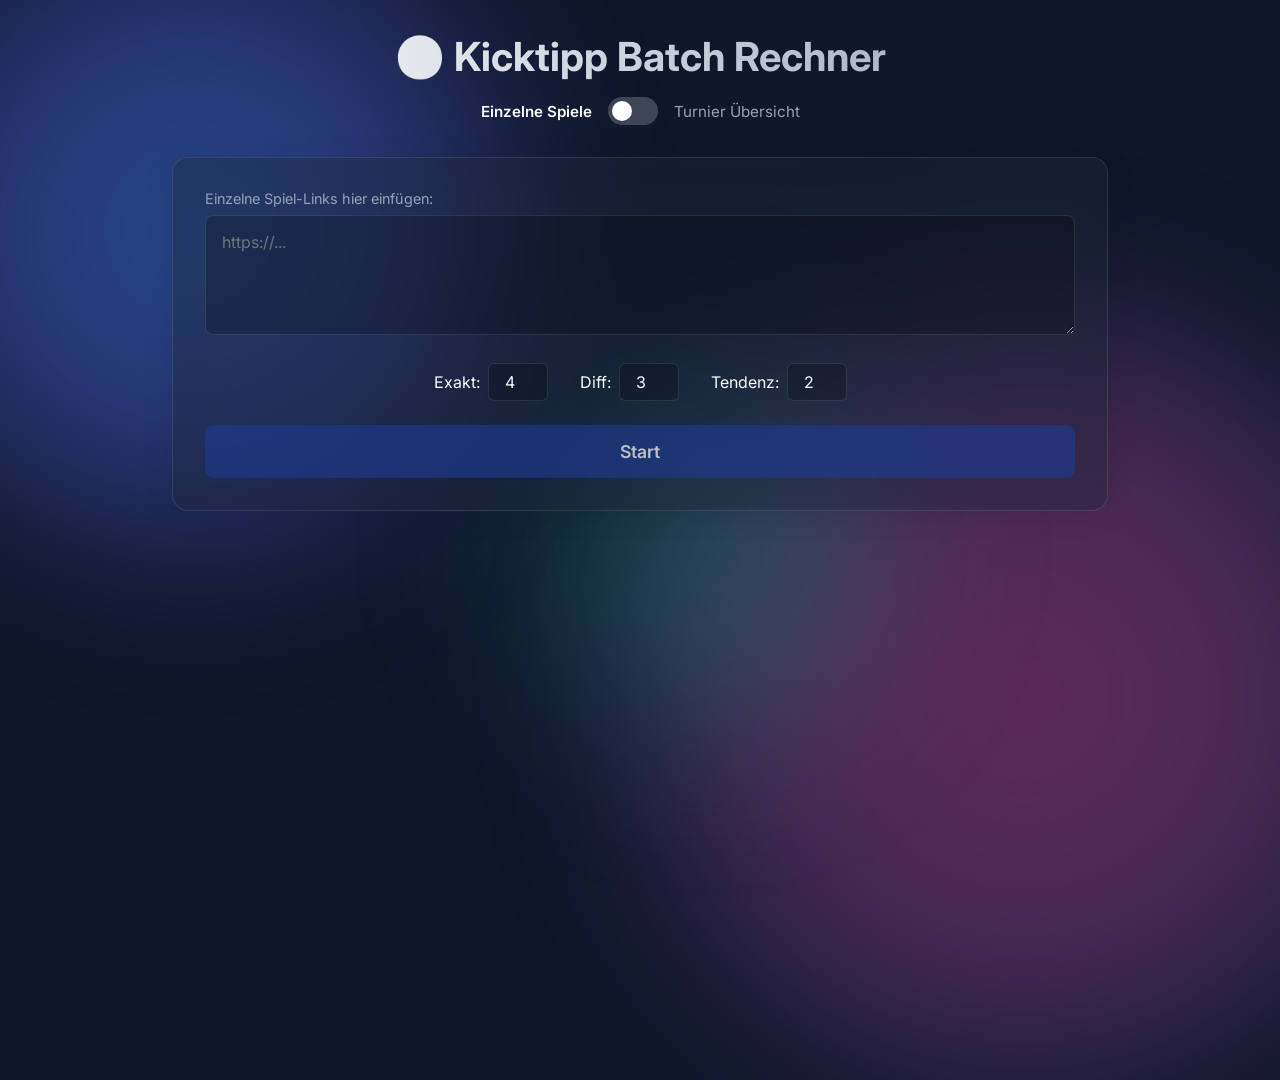
<file: web/index.html>
<!DOCTYPE html>
<html lang="de">
<head>
    <meta charset="UTF-8">
    <meta name="viewport" content="width=device-width, initial-scale=1.0">
    <title>Kicktipp Rechner</title>
    <link rel="stylesheet" href="style.css">
    <link href="https://fonts.googleapis.com/css2?family=Inter:wght@400;500;600;700&display=swap" rel="stylesheet">
</head>
<body>
    <!-- Animated Background Blobs -->
    <div class="blob blob-1"></div>
    <div class="blob blob-2"></div>
    <div class="blob blob-3"></div>

    <div class="container glass">
        <header>
            <h1>⚽ Kicktipp Batch Rechner</h1>
            <div class="mode-switch">
                <span class="mode-label active" id="label-einzel">Einzelne Spiele</span>
                <label class="switch">
                    <input type="checkbox" id="mode-toggle">
                    <span class="slider round"></span>
                </label>
                <span class="mode-label" id="label-uebersicht">Turnier Übersicht</span>
            </div>
        </header>

        <main>
            <div class="input-section glass-panel">
                <label for="url-input" id="url-label">Einzelne Spiel-Links hier einfügen:</label>
                <textarea id="url-input" placeholder="https://..."></textarea>
                
                <div class="settings-row">
                    <div class="setting-item">
                        <label>Exakt:</label>
                        <input type="number" id="pts-ex" value="4">
                    </div>
                    <div class="setting-item">
                        <label>Diff:</label>
                        <input type="number" id="pts-diff" value="3">
                    </div>
                    <div class="setting-item">
                        <label>Tendenz:</label>
                        <input type="number" id="pts-tend" value="2">
                    </div>
                </div>

                <button id="start-btn" disabled>Start</button>
            </div>

            <div class="progress-section" id="progress-container" style="display: none;">
                <div class="progress-bar">
                    <div class="progress-fill" id="progress-fill"></div>
                </div>
                <p id="status-text">Warte auf Eingabe...</p>
            </div>

            <div class="results-grid" id="results-container">
                <!-- Cards will be injected here -->
            </div>
        </main>
    </div>

    <!-- Modals -->
    <div id="selection-modal" class="modal glass-panel" style="display: none;">
        <div class="modal-content">
            <h2>Spiele auswählen</h2>
            <div class="select-all-container">
                <input type="checkbox" id="select-all"> <label for="select-all">Alle auswählen</label>
            </div>
            <div id="match-list" class="match-list custom-scrollbar"></div>
            <div class="modal-actions">
                <button id="cancel-selection-btn" class="btn-secondary">Abbrechen</button>
                <button id="confirm-selection-btn">Auswahl berechnen</button>
            </div>
        </div>
    </div>

    <div id="odds-modal" class="modal glass-panel" style="display: none;">
        <div class="modal-content">
            <h2 id="odds-match-title">Quoten</h2>
            <div id="odds-list" class="odds-list custom-scrollbar"></div>
            <button id="close-odds-btn" class="btn-secondary" style="margin-top: 20px; width: 100%;">Schließen</button>
        </div>
    </div>

    <script src="main.js"></script>
</body>
</html>
</file>
<file: web/style.css>
:root {
    --bg-color: #0f172a;
    --text-primary: #f8fafc;
    --text-secondary: #94a3b8;
    --glass-bg: rgba(30, 41, 59, 0.4);
    --glass-border: rgba(255, 255, 255, 0.1);
    --primary-color: #3b82f6;
    --primary-hover: #2563eb;
    --primary-disabled: #1e3a8a;
    --gold: #fbbf24;
    --silver: #cbd5e1;
    --bronze: #b45309;
    --winner-bg: rgba(59, 130, 246, 0.15);
    --danger: #ef4444;
}

* {
    box-sizing: border-box;
    margin: 0;
    padding: 0;
    font-family: 'Inter', sans-serif;
}

body {
    background-color: var(--bg-color);
    color: var(--text-primary);
    min-height: 100vh;
    overflow-x: hidden;
    position: relative;
}

/* Animated Blobs */
.blob {
    position: absolute;
    filter: blur(80px);
    z-index: -1;
    border-radius: 50%;
    animation: float 20s infinite ease-in-out alternate;
}

.blob-1 {
    top: -10%;
    left: -10%;
    width: 50vw;
    height: 50vw;
    background: radial-gradient(circle, rgba(59,130,246,0.5) 0%, rgba(147,51,234,0.2) 100%);
    animation-delay: 0s;
}

.blob-2 {
    bottom: -20%;
    right: -10%;
    width: 60vw;
    height: 60vw;
    background: radial-gradient(circle, rgba(236,72,153,0.4) 0%, rgba(99,102,241,0.2) 100%);
    animation-delay: -5s;
}

.blob-3 {
    top: 40%;
    left: 40%;
    width: 30vw;
    height: 30vw;
    background: radial-gradient(circle, rgba(16,185,129,0.3) 0%, rgba(59,130,246,0.1) 100%);
    animation-delay: -10s;
}

@keyframes float {
    0% { transform: translate(0, 0) scale(1); }
    50% { transform: translate(5%, 10%) scale(1.1); }
    100% { transform: translate(-5%, 5%) scale(0.9); }
}

.container {
    max-width: 1000px;
    margin: 0 auto;
    padding: 2rem;
    position: relative;
    z-index: 1;
}

header {
    text-align: center;
    margin-bottom: 2rem;
}

h1 {
    font-size: 2.5rem;
    font-weight: 700;
    margin-bottom: 1rem;
    background: linear-gradient(to right, #fff, #94a3b8);
    -webkit-background-clip: text;
    -webkit-text-fill-color: transparent;
}

.glass-panel {
    background: var(--glass-bg);
    backdrop-filter: blur(16px);
    -webkit-backdrop-filter: blur(16px);
    border: 1px solid var(--glass-border);
    border-radius: 16px;
    box-shadow: 0 4px 30px rgba(0, 0, 0, 0.1);
}

.input-section {
    padding: 2rem;
    margin-bottom: 2rem;
}

#url-label {
    display: block;
    margin-bottom: 0.5rem;
    font-size: 0.9rem;
    color: var(--text-secondary);
}

textarea {
    width: 100%;
    height: 120px;
    background: rgba(0, 0, 0, 0.2);
    border: 1px solid var(--glass-border);
    border-radius: 8px;
    color: var(--text-primary);
    padding: 1rem;
    font-size: 1rem;
    resize: vertical;
    margin-bottom: 1.5rem;
    transition: border-color 0.3s;
}

textarea:focus {
    outline: none;
    border-color: var(--primary-color);
}

.settings-row {
    display: flex;
    gap: 2rem;
    margin-bottom: 1.5rem;
    justify-content: center;
}

.setting-item {
    display: flex;
    align-items: center;
    gap: 0.5rem;
}

.setting-item input {
    width: 60px;
    background: rgba(0, 0, 0, 0.2);
    border: 1px solid var(--glass-border);
    border-radius: 6px;
    color: var(--text-primary);
    padding: 0.5rem;
    text-align: center;
    font-size: 1rem;
}

button {
    width: 100%;
    padding: 1rem;
    background: var(--primary-color);
    color: white;
    border: none;
    border-radius: 8px;
    font-size: 1.1rem;
    font-weight: 600;
    cursor: pointer;
    transition: all 0.3s ease;
}

button:hover:not(:disabled) {
    background: var(--primary-hover);
    transform: translateY(-2px);
    box-shadow: 0 4px 12px rgba(59, 130, 246, 0.4);
}

button:disabled {
    background: var(--primary-disabled);
    cursor: not-allowed;
    opacity: 0.7;
}

.btn-secondary {
    background: rgba(255, 255, 255, 0.1);
}

.btn-secondary:hover {
    background: rgba(255, 255, 255, 0.2);
}

/* Toggle Switch */
.mode-switch {
    display: flex;
    align-items: center;
    justify-content: center;
    gap: 1rem;
}

.mode-label {
    font-size: 0.95rem;
    color: var(--text-secondary);
    transition: color 0.3s;
}

.mode-label.active {
    color: var(--text-primary);
    font-weight: 600;
}

.switch {
    position: relative;
    display: inline-block;
    width: 50px;
    height: 28px;
}

.switch input {
    opacity: 0;
    width: 0;
    height: 0;
}

.slider {
    position: absolute;
    cursor: pointer;
    top: 0; left: 0; right: 0; bottom: 0;
    background-color: rgba(255, 255, 255, 0.2);
    transition: .4s;
}

.slider:before {
    position: absolute;
    content: "";
    height: 20px;
    width: 20px;
    left: 4px;
    bottom: 4px;
    background-color: white;
    transition: .4s;
}

input:checked + .slider {
    background-color: var(--primary-color);
}

input:checked + .slider:before {
    transform: translateX(22px);
}

.slider.round {
    border-radius: 34px;
}

.slider.round:before {
    border-radius: 50%;
}

/* Progress Section */
.progress-section {
    text-align: center;
    margin-bottom: 2rem;
}

.progress-bar {
    width: 100%;
    height: 6px;
    background: rgba(255, 255, 255, 0.1);
    border-radius: 3px;
    overflow: hidden;
    margin-bottom: 0.5rem;
}

.progress-fill {
    height: 100%;
    width: 30%;
    background: var(--primary-color);
    border-radius: 3px;
    transition: width 0.3s ease;
    animation: indeterminate 1.5s infinite linear;
}

.progress-fill.determinate {
    animation: none;
}

@keyframes indeterminate {
    0% { transform: translateX(-100%); width: 50%; }
    100% { transform: translateX(200%); width: 50%; }
}

#status-text {
    color: var(--text-secondary);
    font-size: 0.9rem;
}

/* Results Grid */
.results-grid {
    display: grid;
    grid-template-columns: repeat(auto-fill, minmax(400px, 1px));
    gap: 1.5rem;
}

@media (min-width: 900px) {
    .results-grid {
        grid-template-columns: repeat(2, 1fr);
    }
}

@media (max-width: 600px) {
    .results-grid {
        grid-template-columns: 1fr;
    }
}

.result-card {
    padding: 1.5rem;
    display: flex;
    flex-direction: column;
}

.card-header {
    display: flex;
    justify-content: center;
    align-items: center;
    margin-bottom: 1rem;
    padding-bottom: 1rem;
    border-bottom: 1px solid var(--glass-border);
}

.teams {
    font-size: 1.2rem;
    font-weight: 600;
    display: flex;
    align-items: center;
    gap: 0.5rem;
}

.tip-row {
    display: flex;
    justify-content: space-between;
    align-items: center;
    padding: 0.75rem 1rem;
    margin-bottom: 0.5rem;
    border-radius: 8px;
    background: rgba(255,255,255,0.02);
}

.tip-row.winner {
    background: var(--winner-bg);
    border: 1px solid rgba(59, 130, 246, 0.3);
}

.tip-score {
    font-weight: 600;
    font-size: 1.1rem;
}

.tip-pts {
    color: var(--text-secondary);
}

.tip-row.winner .tip-score, .tip-row.winner .tip-pts {
    color: var(--gold);
}

.tip-row:nth-child(2) .tip-score { color: var(--silver); }
.tip-row:nth-child(3) .tip-score { color: var(--bronze); }

.odds-btn {
    margin-top: 1rem;
    padding: 0.75rem;
    background: transparent;
    border: 1px solid var(--glass-border);
    color: var(--text-secondary);
    font-weight: 500;
}

.odds-btn:hover {
    background: rgba(255,255,255,0.1);
    color: white;
}

/* Modals */
.modal {
    position: fixed;
    top: 50%;
    left: 50%;
    transform: translate(-50%, -50%);
    width: 90%;
    max-width: 600px;
    max-height: 80vh;
    z-index: 100;
    display: flex;
    flex-direction: column;
}

.modal-content {
    padding: 2rem;
    display: flex;
    flex-direction: column;
    height: 100%;
}

.modal h2 {
    margin-bottom: 1.5rem;
}

.match-list, .odds-list {
    flex-grow: 1;
    overflow-y: auto;
    margin-bottom: 1.5rem;
    padding-right: 10px;
}

.match-item {
    display: flex;
    align-items: center;
    gap: 1rem;
    padding: 0.75rem;
    border-bottom: 1px solid var(--glass-border);
}

.match-item:hover {
    background: rgba(255,255,255,0.05);
}

.match-date-header {
    margin-top: 1rem;
    padding: 0.5rem 0;
    color: var(--primary-color);
    font-weight: bold;
    border-bottom: 1px solid var(--glass-border);
}

.modal-actions {
    display: flex;
    gap: 1rem;
}

/* Custom Scrollbar */
.custom-scrollbar::-webkit-scrollbar {
    width: 6px;
}
.custom-scrollbar::-webkit-scrollbar-track {
    background: rgba(0,0,0,0.1);
    border-radius: 4px;
}
.custom-scrollbar::-webkit-scrollbar-thumb {
    background: rgba(255,255,255,0.2);
    border-radius: 4px;
}
.custom-scrollbar::-webkit-scrollbar-thumb:hover {
    background: rgba(255,255,255,0.3);
}

.error-text {
    color: var(--danger);
    padding: 1rem;
    text-align: center;
}

.odds-row {
    display: flex;
    justify-content: space-between;
    padding: 0.75rem;
    border-bottom: 1px solid var(--glass-border);
}
</file>
